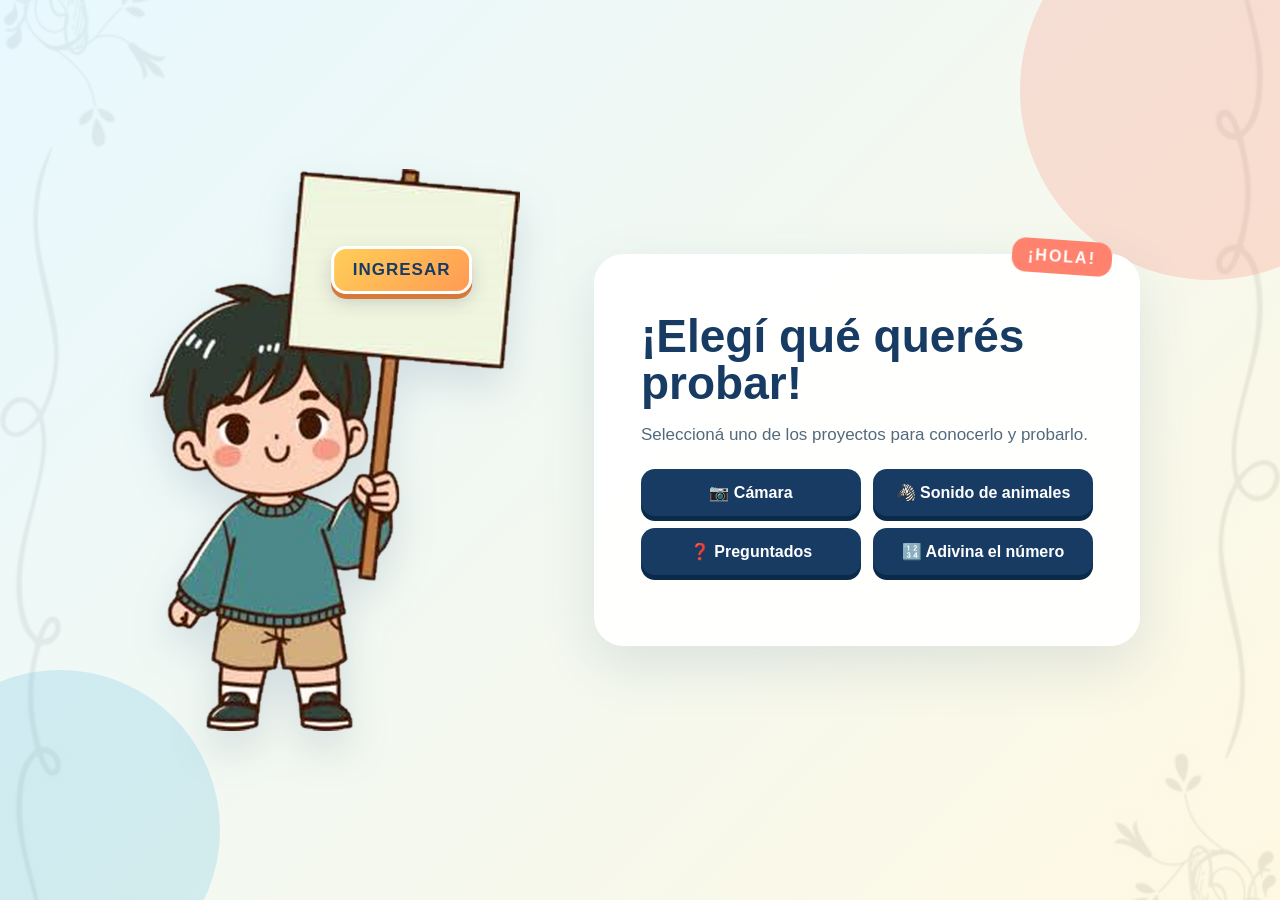
<file: index.html>
<!doctype html><html lang="es"><head><meta charset="utf-8"><meta name="viewport" content="width=device-width, initial-scale=1"><title>Portfolio de Iván Mazza</title><link rel="stylesheet" href="estilos.css"></head><body class="portada"><main class="portada-contenido"><div class="personaje-wrap"><img src="imagenes/nene.png" class="nene" alt="Chico sosteniendo un cartel"><a class="boton-ingresar" href="seleccion.html">INGRESAR</a></div><section class="presentacion" aria-label="Elegí qué querés probar">
<h1 style="font-size:clamp(30px,4.5vw,46px)">¡Elegí qué querés probar!</h1>
<p>Seleccioná uno de los proyectos para conocerlo y probarlo.</p>
<div class="datos" style="display:grid;grid-template-columns:repeat(2,minmax(0,1fr));gap:12px">
<a class="cta" href="camara.html" style="justify-content:center">📷 Cámara</a>
<a class="cta" href="animales.html" style="justify-content:center">🦓 Sonido de animales</a>
<a class="cta" href="preguntados.html" style="justify-content:center">❓ Preguntados</a>
<a class="cta" href="adivina.html" style="justify-content:center">🔢 Adivina el número</a>
</div>
</section></main></body></html>
</file>
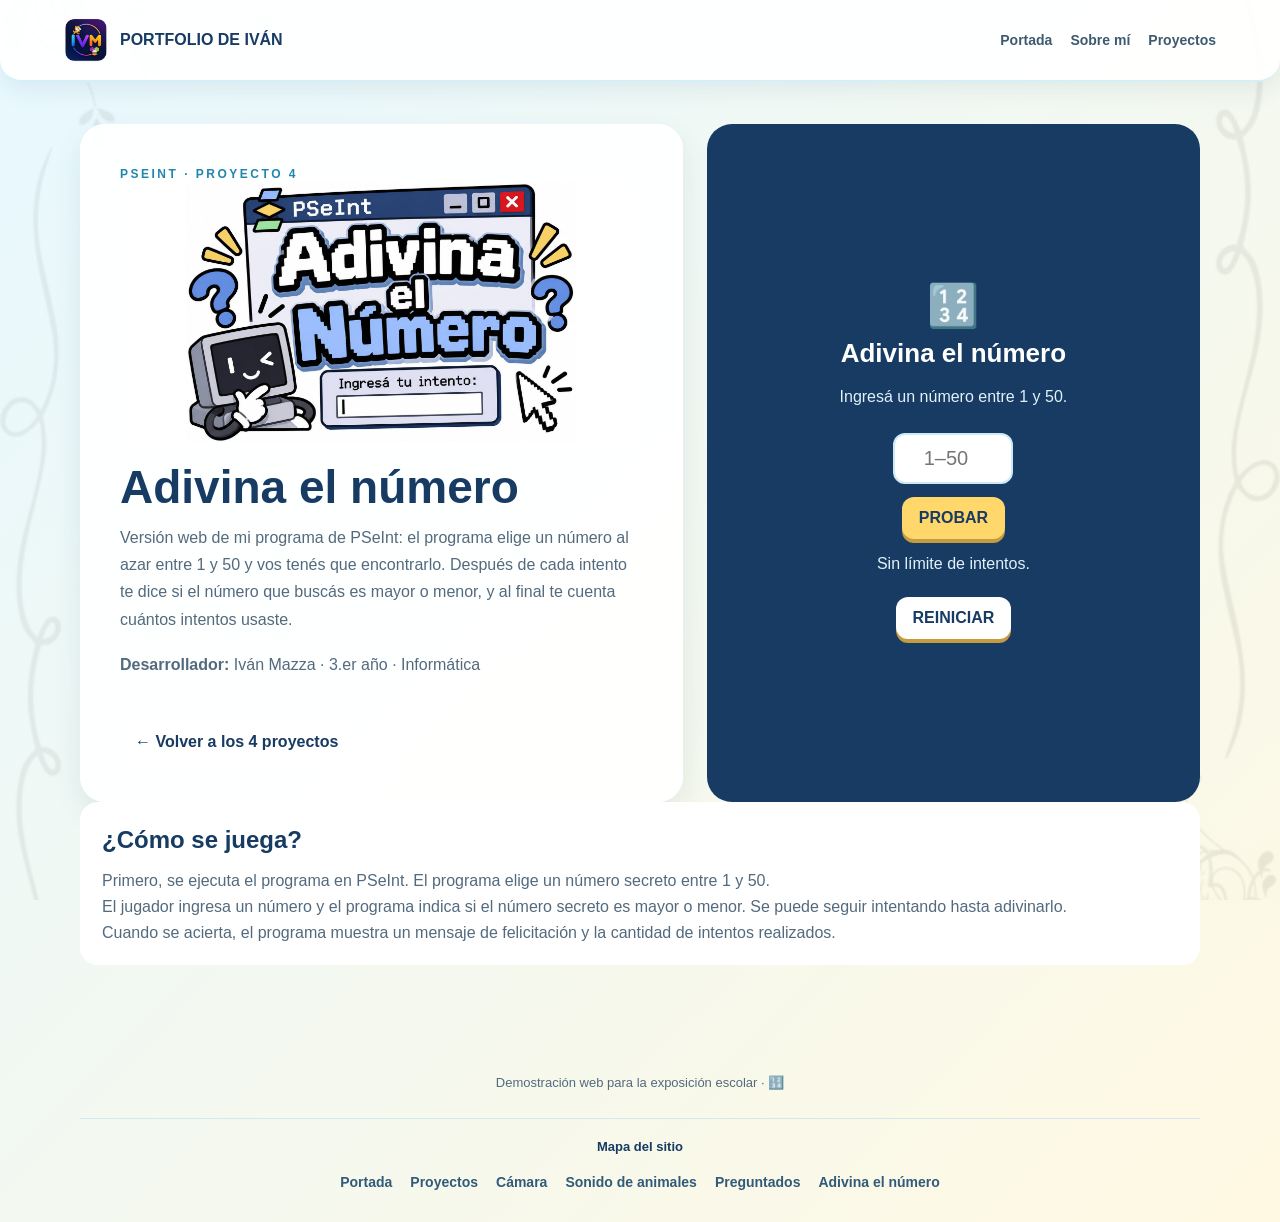
<file: adivina.html>
<!doctype html><html lang="es"><head><meta charset="utf-8"><meta name="viewport" content="width=device-width,initial-scale=1"><title>Adivina el número | Portfolio de Iván</title><link rel="stylesheet" href="estilos.css"></head><body><header class="topbar"><a class="brand" href="index.html"><img src="imagenes/logo.png" alt=""><span>PORTFOLIO DE IVÁN</span></a><nav class="navlinks"><a href="index.html">Portada</a><a href="seleccion.html#sobre-mi">Sobre mí</a><a href="seleccion.html#proyectos">Proyectos</a></nav></header><main class="wrap"><section class="detail-hero"><div class="panel"><span class="kicker">PSEINT · PROYECTO 4</span><img class="game-cover" src="imagenes/portada-adivina.jpg" alt="Portada del juego Adivina el Número"><h1>Adivina el número</h1><p>Versión web de mi programa de PSeInt: el programa elige un número al azar entre 1 y 50 y vos tenés que encontrarlo. Después de cada intento te dice si el número que buscás es mayor o menor, y al final te cuenta cuántos intentos usaste.</p><p><strong>Desarrollador:</strong> Iván Mazza · 3.er año · Informática</p><a class="back" href="seleccion.html">← Volver a los 4 proyectos</a></div><div class="demo"><div style="font-size:42px">🔢</div><h2>Adivina el número</h2><p>Ingresá un número entre 1 y 50.</p><input class="number-input" id="guess" type="number" min="1" max="50" placeholder="1–50"><button class="action" id="guessBtn">PROBAR</button><p id="numMsg">Sin límite de intentos.</p><button class="action alt" id="resetNum">REINICIAR</button></div></section><section class="game-instructions"><h2>¿Cómo se juega?</h2><p>Primero, se ejecuta el programa en PSeInt. El programa elige un número secreto entre 1 y 50.</p><p>El jugador ingresa un número y el programa indica si el número secreto es mayor o menor. Se puede seguir intentando hasta adivinarlo.</p><p>Cuando se acierta, el programa muestra un mensaje de felicitación y la cantidad de intentos realizados.</p></section></main><footer>Demostración web para la exposición escolar · 🔢</footer><script>let secret=Math.floor(Math.random()*50)+1,tries=0;const g=document.getElementById('guess'),m=document.getElementById('numMsg'),b=document.getElementById('guessBtn');
function probar(){const n=Number(g.value);if(!Number.isInteger(n)||n<1||n>50){m.textContent='Ingresá un número entre 1 y 50.';return}tries++;
if(n===secret){m.textContent='¡Felicitaciones, adivinaste el número! 🎉 Era '+secret+' y lo lograste en '+tries+' intento'+(tries>1?'s':'')+'.';b.disabled=true}
else if(secret>n){m.textContent='El número que buscás es mayor ⬆️ (intentos: '+tries+')'}else{m.textContent='El número que buscás es menor ⬇️ (intentos: '+tries+')'}g.value='';g.focus()}
b.onclick=probar;g.addEventListener('keydown',e=>{if(e.key==='Enter')probar()});
document.getElementById('resetNum').onclick=()=>{secret=Math.floor(Math.random()*50)+1;tries=0;b.disabled=false;m.textContent='Sin límite de intentos.'};</script><footer class="site-map"><strong>Mapa del sitio</strong><a href="index.html">Portada</a><a href="seleccion.html">Proyectos</a><a href="camara.html">Cámara</a><a href="animales.html">Sonido de animales</a><a href="preguntados.html">Preguntados</a><a href="adivina.html">Adivina el número</a></footer></body></html>
</file>
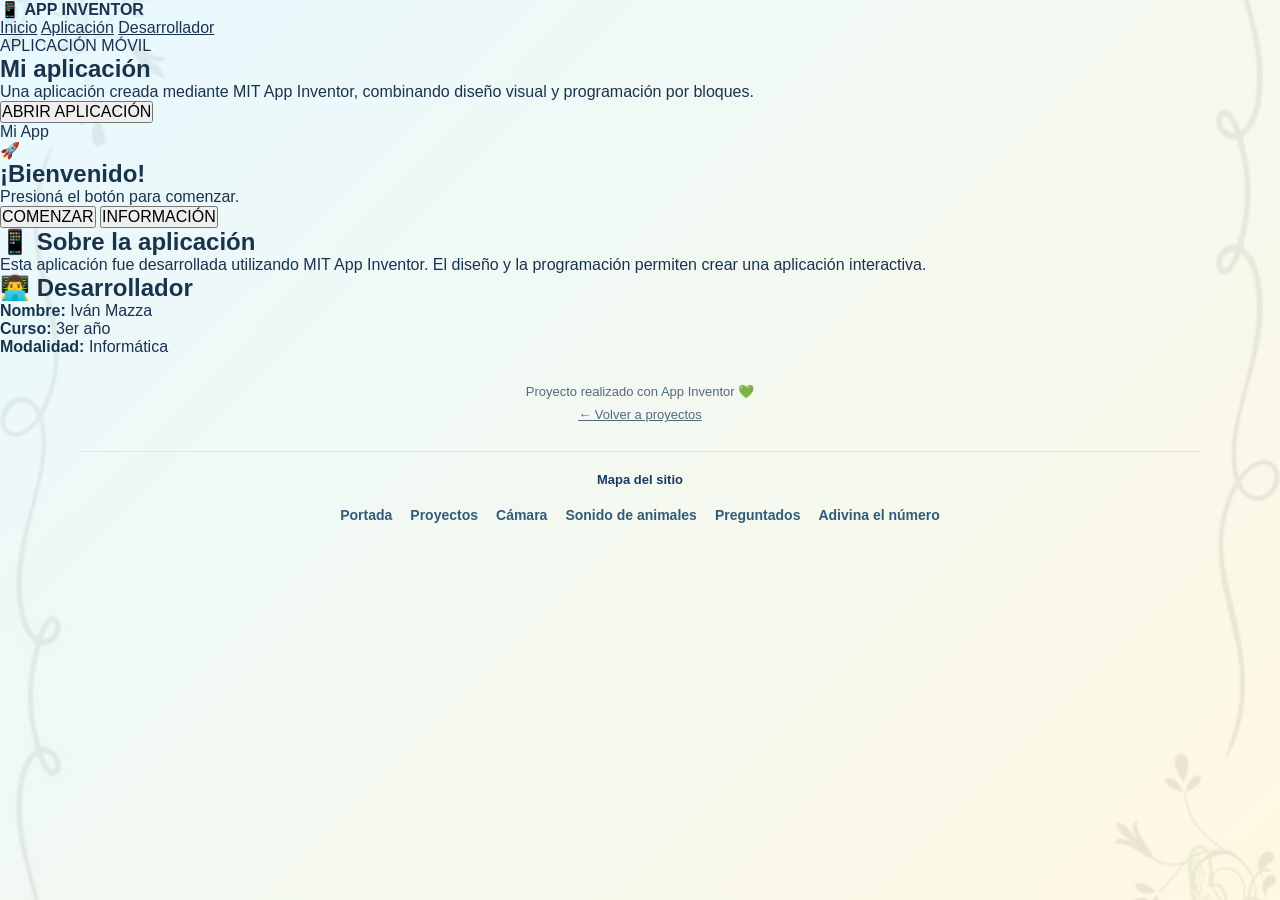
<file: appinventor.html>
<!DOCTYPE html>
<html lang="es">
<head>
    <meta charset="UTF-8">
    <meta name="viewport" content="width=device-width, initial-scale=1.0">
    <title>Proyecto App Inventor</title>
    <link rel="stylesheet" href="estilos.css">
</head>

<body>

    <header class="barra">
        <div class="marca">
            <span>📱</span>
            <strong>APP INVENTOR</strong>
        </div>
        <nav>
            <a href="seleccion.html">Inicio</a>
            <a href="#app">Aplicación</a>
            <a href="#desarrollador">Desarrollador</a>
        </nav>
    </header>

    <main class="pagina-proyecto">

        <section class="hero">

            <div class="texto-hero">
                <span class="etiqueta verde">APLICACIÓN MÓVIL</span>
                <h1>Mi aplicación</h1>
                <p>Una aplicación creada mediante MIT App Inventor, combinando diseño visual y programación por bloques.</p>
                <button class="boton-principal verde-boton" onclick="mostrarMensaje()">ABRIR APLICACIÓN</button>
            </div>

            <!-- CELULAR -->
            <div class="celular" id="app">
                <div class="parlante"></div>
                <div class="pantalla">
                    <div class="app-header">Mi App</div>
                    <div class="app-contenido">
                        <div class="app-icono">🚀</div>
                        <h2>¡Bienvenido!</h2>
                        <p id="mensajeApp">Presioná el botón para comenzar.</p>
                        <button onclick="mostrarMensaje()">COMENZAR</button>
                        <button class="boton-secundario" onclick="mostrarInfo()">INFORMACIÓN</button>
                    </div>
                </div>
            </div>

        </section>

        <section class="informacion">

            <div class="info-card">
                <h2>📱 Sobre la aplicación</h2>
                <p>Esta aplicación fue desarrollada utilizando MIT App Inventor. El diseño y la programación permiten crear una aplicación interactiva.</p>
            </div>

            <div class="info-card" id="desarrollador">
                <h2>👨‍💻 Desarrollador</h2>
                <p><strong>Nombre:</strong> Iván Mazza</p>
                <p><strong>Curso:</strong> 3er año</p>
                <p><strong>Modalidad:</strong> Informática</p>
            </div>

        </section>

    </main>

    <footer>
        <p>Proyecto realizado con App Inventor 💚</p>
        <a href="seleccion.html">← Volver a proyectos</a>
    </footer>

    <script>
        function mostrarMensaje() {
            document.getElementById("mensajeApp").innerHTML = "🎉 ¡Aplicación iniciada!";
        }
        function mostrarInfo() {
            document.getElementById("mensajeApp").innerHTML = "Aplicación desarrollada con MIT App Inventor.";
        }
    </script>

<footer class="site-map"><strong>Mapa del sitio</strong><a href="index.html">Portada</a><a href="seleccion.html">Proyectos</a><a href="camara.html">Cámara</a><a href="animales.html">Sonido de animales</a><a href="preguntados.html">Preguntados</a><a href="adivina.html">Adivina el número</a></footer></body>
</html>
</file>
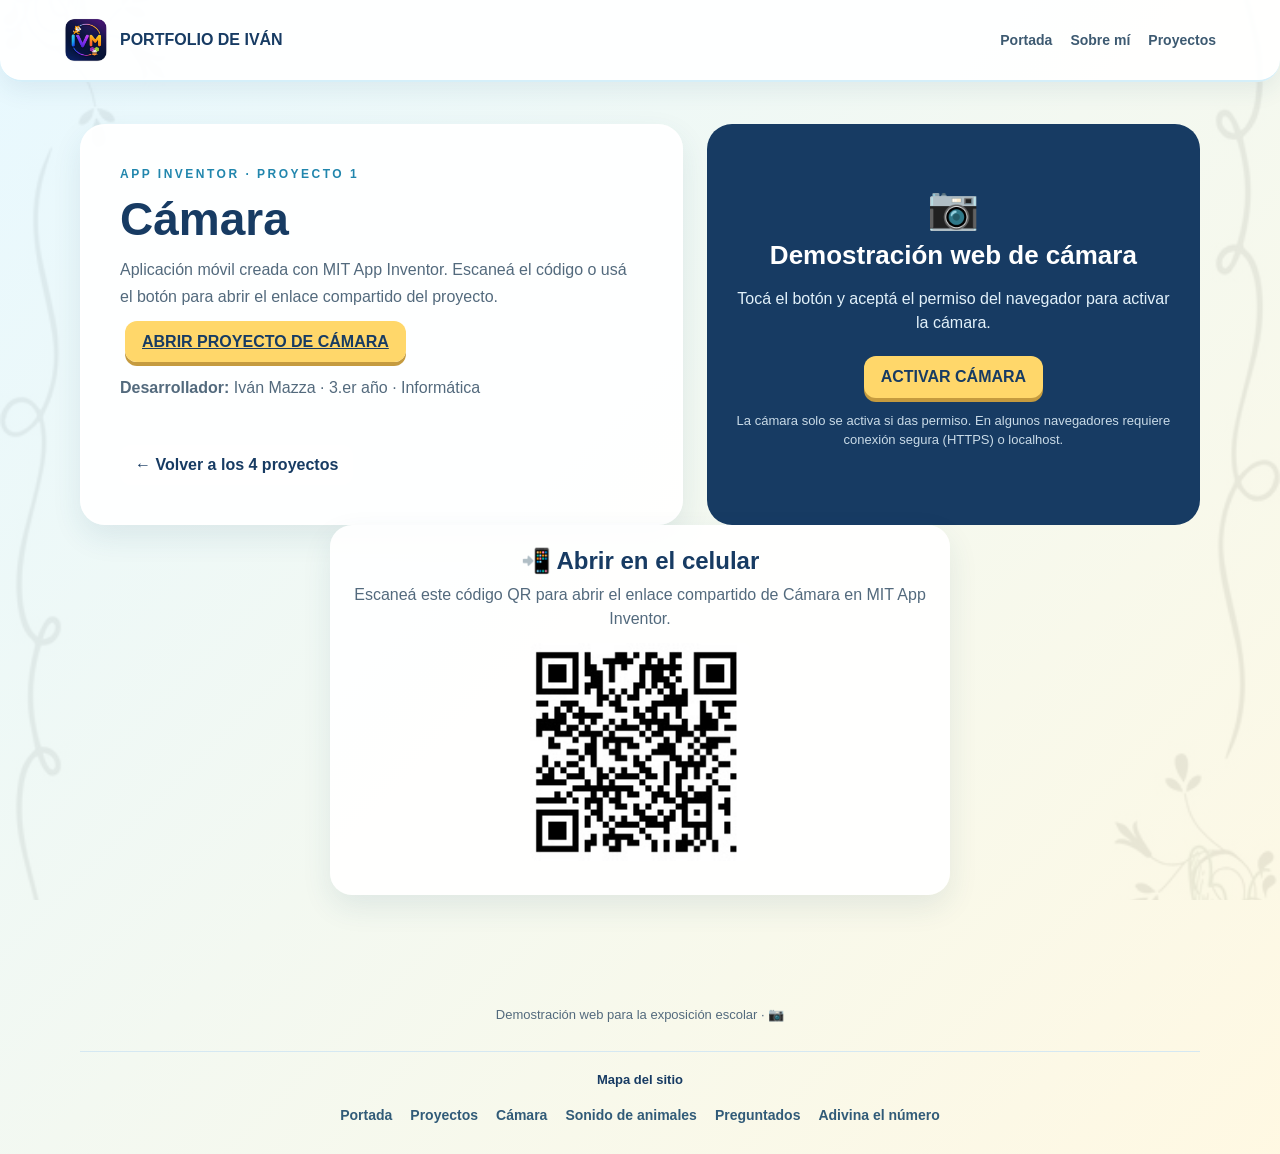
<file: camara.html>
<!doctype html><html lang="es"><head><meta charset="utf-8"><meta name="viewport" content="width=device-width,initial-scale=1"><title>Cámara | Portfolio de Iván</title><link rel="stylesheet" href="estilos.css"></head><body><header class="topbar"><a class="brand" href="index.html"><img src="imagenes/logo.png" alt=""><span>PORTFOLIO DE IVÁN</span></a><nav class="navlinks"><a href="index.html">Portada</a><a href="seleccion.html#sobre-mi">Sobre mí</a><a href="seleccion.html#proyectos">Proyectos</a></nav></header><main class="wrap"><section class="detail-hero"><div class="panel"><span class="kicker">APP INVENTOR · PROYECTO 1</span><h1>Cámara</h1><p>Aplicación móvil creada con MIT App Inventor. Escaneá el código o usá el botón para abrir el enlace compartido del proyecto.</p>
<p><a class="action" href="https://ai2a.appinventor.mit.edu/b/2cwpd" target="_blank" rel="noopener">ABRIR PROYECTO DE CÁMARA</a></p><p><strong>Desarrollador:</strong> Iván Mazza · 3.er año · Informática</p><a class="back" href="seleccion.html">← Volver a los 4 proyectos</a></div><div class="demo"><div style="font-size:42px">📷</div><h2>Demostración web de cámara</h2><p id="camMsg">Tocá el botón y aceptá el permiso del navegador para activar la cámara.</p><button class="action" id="startCam">ACTIVAR CÁMARA</button><video id="cameraPreview" autoplay playsinline></video><button class="action alt" id="stopCam" style="display:none">APAGAR CÁMARA</button><p class="note">La cámara solo se activa si das permiso. En algunos navegadores requiere conexión segura (HTTPS) o localhost.</p></div></section><section class="qr-panel"><h2>📲 Abrir en el celular</h2><p>Escaneá este código QR para abrir el enlace compartido de Cámara en MIT App Inventor.</p><img src="imagenes/qr-camara.jpg" alt="Código QR de Cámara" class="qr-img"></section></main><footer>Demostración web para la exposición escolar · 📷</footer><script>let stream;const msg=document.getElementById('camMsg'),video=document.getElementById('cameraPreview'),stop=document.getElementById('stopCam');document.getElementById('startCam').onclick=async()=>{try{if(!navigator.mediaDevices?.getUserMedia)throw new Error('Este navegador no permite activar la cámara desde este archivo. Probá con la página publicada en HTTPS.');stream=await navigator.mediaDevices.getUserMedia({video:true,audio:false});video.srcObject=stream;video.style.display='block';stop.style.display='inline-block';msg.textContent='¡Cámara activada!';}catch(e){msg.textContent=e.message||'No se pudo acceder a la cámara. Revisá los permisos del navegador.'}};stop.onclick=()=>{stream?.getTracks().forEach(t=>t.stop());video.style.display='none';stop.style.display='none';msg.textContent='Cámara apagada.'};</script><footer class="site-map"><strong>Mapa del sitio</strong><a href="index.html">Portada</a><a href="seleccion.html">Proyectos</a><a href="camara.html">Cámara</a><a href="animales.html">Sonido de animales</a><a href="preguntados.html">Preguntados</a><a href="adivina.html">Adivina el número</a></footer></body></html>
</file>
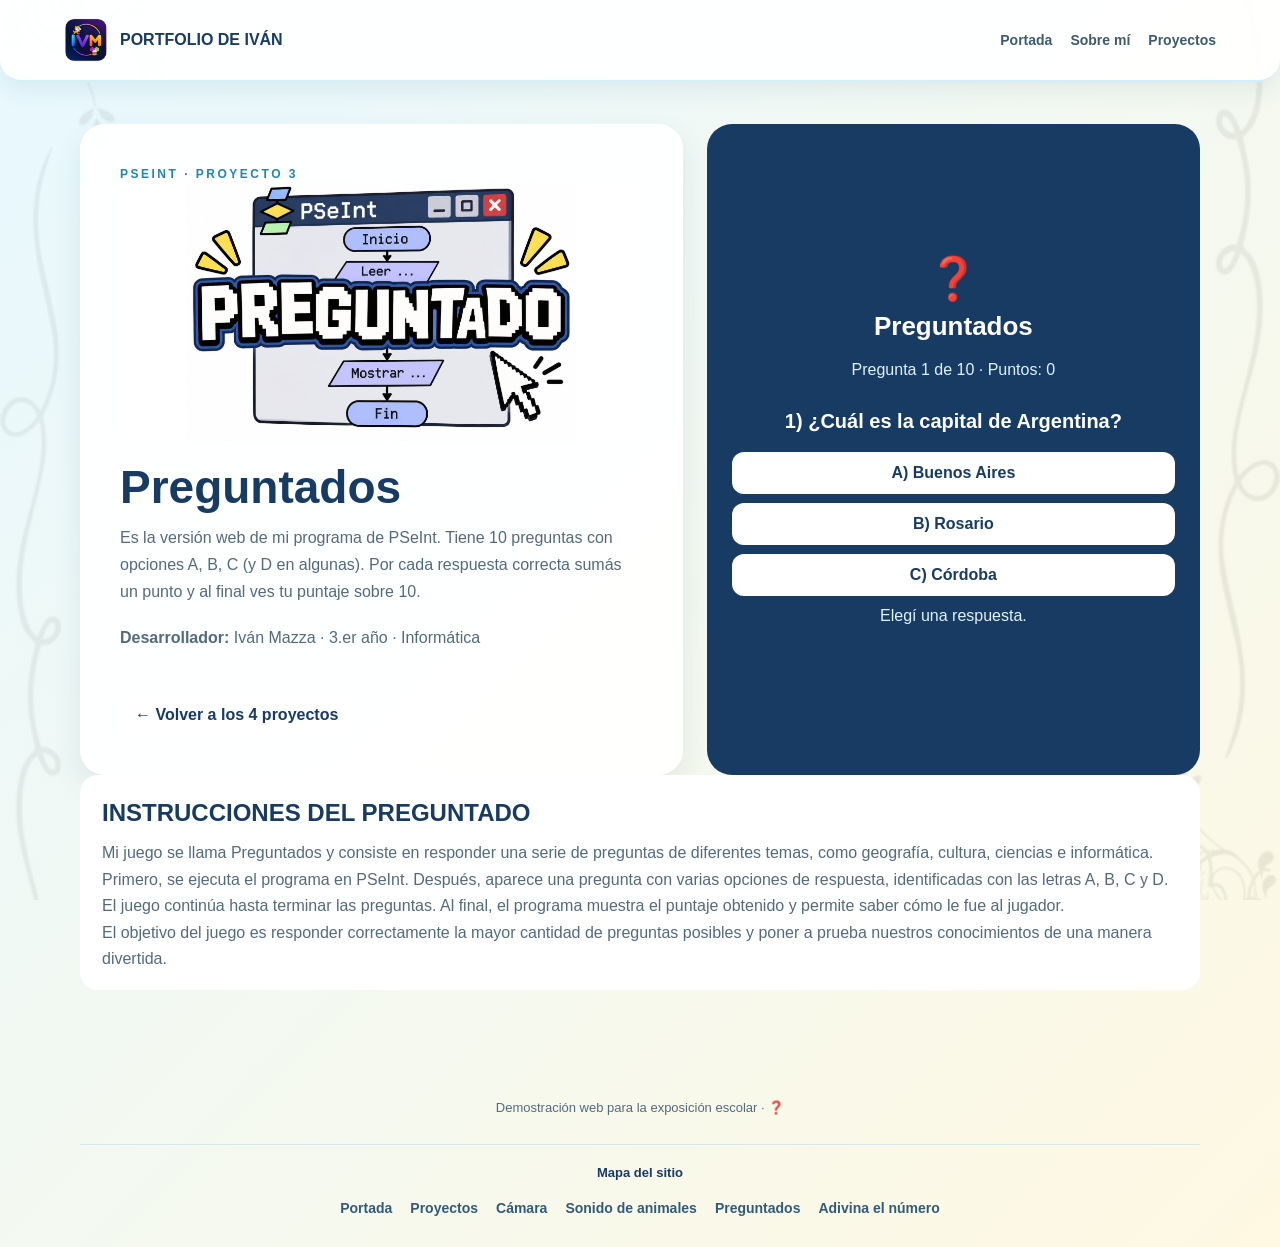
<file: preguntados.html>
<!doctype html><html lang="es"><head><meta charset="utf-8"><meta name="viewport" content="width=device-width,initial-scale=1"><title>Preguntados | Portfolio de Iván</title><link rel="stylesheet" href="estilos.css"></head><body><header class="topbar"><a class="brand" href="index.html"><img src="imagenes/logo.png" alt=""><span>PORTFOLIO DE IVÁN</span></a><nav class="navlinks"><a href="index.html">Portada</a><a href="seleccion.html#sobre-mi">Sobre mí</a><a href="seleccion.html#proyectos">Proyectos</a></nav></header><main class="wrap"><section class="detail-hero"><div class="panel"><span class="kicker">PSEINT · PROYECTO 3</span><img class="game-cover" src="imagenes/portada-preguntados.jpg" alt="Portada del juego Preguntados"><h1>Preguntados</h1><p>Es la versión web de mi programa de PSeInt. Tiene 10 preguntas con opciones A, B, C (y D en algunas). Por cada respuesta correcta sumás un punto y al final ves tu puntaje sobre 10.</p><p><strong>Desarrollador:</strong> Iván Mazza · 3.er año · Informática</p><a class="back" href="seleccion.html#proyectos">← Volver a los 4 proyectos</a></div><div class="demo" id="demo"><div style="font-size:42px">❓</div><h2>Preguntados</h2><p id="qCount"></p><p class="quiz-question" id="question"></p><div class="answers" id="answers"></div><p id="quizMsg"></p><button class="action" id="nextQ" style="display:none">SIGUIENTE →</button></div></section><section class="game-instructions"><h2>INSTRUCCIONES DEL PREGUNTADO</h2><p>Mi juego se llama Preguntados y consiste en responder una serie de preguntas de diferentes temas, como geografía, cultura, ciencias e informática.</p><p>Primero, se ejecuta el programa en PSeInt. Después, aparece una pregunta con varias opciones de respuesta, identificadas con las letras A, B, C y D.</p><p>El juego continúa hasta terminar las preguntas. Al final, el programa muestra el puntaje obtenido y permite saber cómo le fue al jugador.</p><p>El objetivo del juego es responder correctamente la mayor cantidad de preguntas posibles y poner a prueba nuestros conocimientos de una manera divertida.</p></section></main><footer>Demostración web para la exposición escolar · ❓</footer>
<script>
const qs=[
{q:'¿Cuál es la capital de Argentina?',a:['Buenos Aires','Rosario','Córdoba'],c:0},
{q:'¿Cuál es el baile típico de Argentina?',a:['Urbano','Salsa','Tango'],c:2},
{q:'¿Cuál es la fórmula química del agua?',a:['CO2','H2O','NaCl'],c:1},
{q:'¿Cuál es el océano más grande de la Tierra?',a:['Océano Atlántico','Océano Pacífico','Océano Índico','Océano Ártico'],c:1},
{q:'¿En qué año ganó Argentina su primer mundial?',a:['1978','1986','2022'],c:0},
{q:'¿Cuál es el club más ganador de la Copa Libertadores?',a:['Boca Juniors','River Plate','Independiente'],c:2},
{q:'¿Para qué sirve el navegador web (como Chrome, Edge o Firefox)?',a:['Para escribir documentos de texto','Para editar fotografías profesionales','Para acceder y visualizar páginas en internet','Para proteger la computadora de virus'],c:2},
{q:'¿Qué es el hardware?',a:['Los programas y datos','El Windows','Las partes físicas de la computadora'],c:2},
{q:'¿Qué es un archivo?',a:['El teclado','Datos guardados con un nombre','El monitor'],c:1},
{q:'¿Te gustó este quiz?',a:['NOOOO','SEEEE'],c:1}
];
const L='ABCD';let qi=0,score=0;
const $=id=>document.getElementById(id),box=$('answers'),next=$('nextQ');
function render(){const x=qs[qi];$('qCount').textContent='Pregunta '+(qi+1)+' de '+qs.length+' · Puntos: '+score;$('question').textContent=(qi+1)+') '+x.q;$('quizMsg').textContent='Elegí una respuesta.';next.style.display='none';box.innerHTML='';
x.a.forEach((t,i)=>{const b=document.createElement('button');b.textContent=L[i]+') '+t;b.onclick=()=>{[...box.children].forEach(y=>y.disabled=true);
if(i===x.c){score++;$('quizMsg').textContent=qi===9?'¡Correctooo, SOS UN/A CRACK! 🎉':'¡Correctooo! 🎉'}else{$('quizMsg').textContent='Incorrecto. La respuesta era '+L[x.c]+') '+x.a[x.c]}
$('qCount').textContent='Pregunta '+(qi+1)+' de '+qs.length+' · Puntos: '+score;next.style.display='inline-block';next.textContent=qi===qs.length-1?'VER RESULTADO':'SIGUIENTE →'};box.appendChild(b)})}
next.onclick=()=>{if(qi<qs.length-1){qi++;render()}else{const m=score===10?'¡Excelente! ¡Sos un crack!':score>=6?'¡Muy bien!':'¡Seguir practicando!';$('demo').innerHTML='<div style="font-size:42px">🏆</div><h2>Tu puntaje es: '+score+' de 10</h2><p>'+m+'</p><button class="action" onclick="location.reload()">VOLVER A JUGAR</button>'}};
render();
</script><footer class="site-map"><strong>Mapa del sitio</strong><a href="index.html">Portada</a><a href="seleccion.html">Proyectos</a><a href="camara.html">Cámara</a><a href="animales.html">Sonido de animales</a><a href="preguntados.html">Preguntados</a><a href="adivina.html">Adivina el número</a></footer></body></html>
</file>
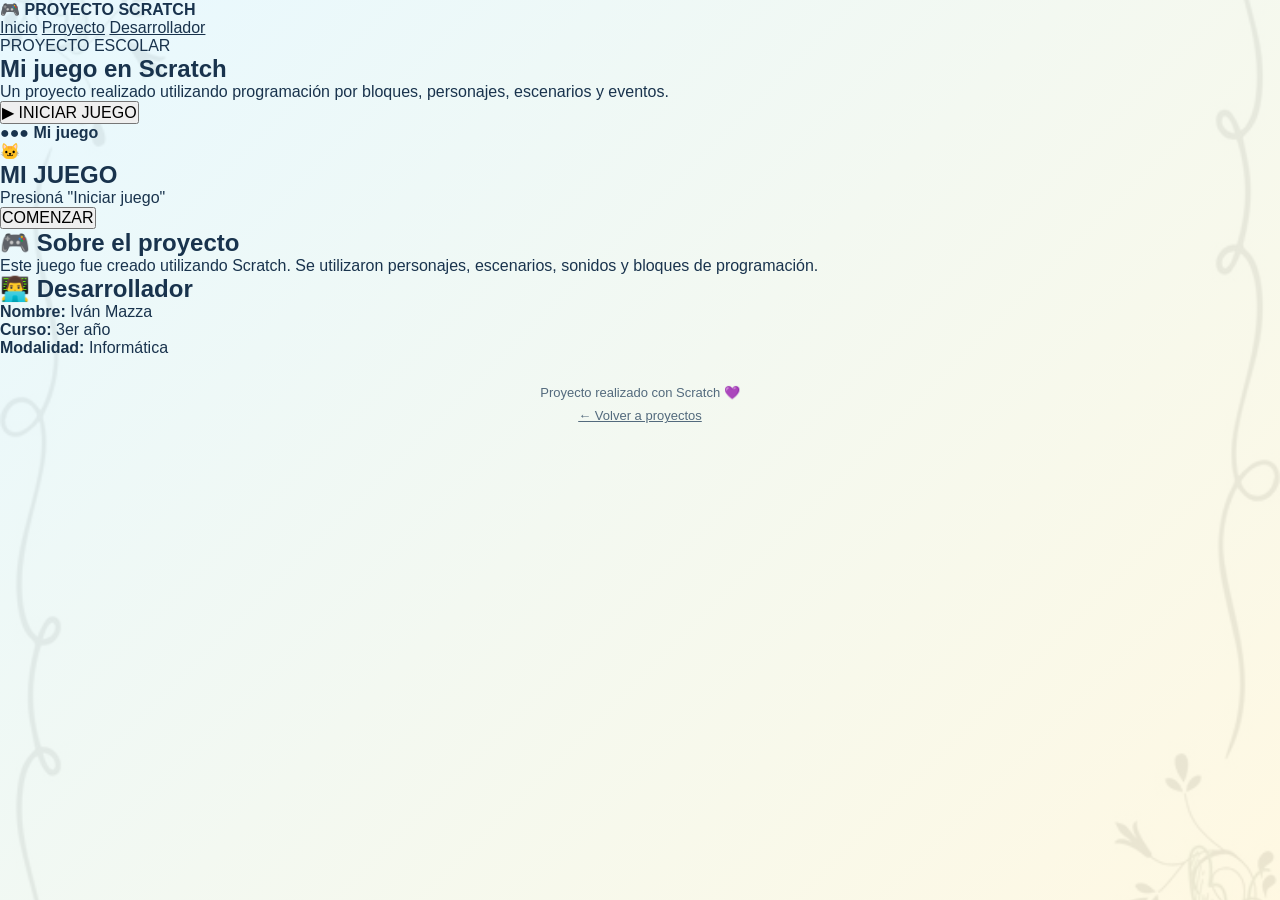
<file: scratch.html>
<!DOCTYPE html>
<html lang="es">
<head>
    <meta charset="UTF-8">
    <meta name="viewport" content="width=device-width, initial-scale=1.0">
    <title>Proyecto Scratch</title>
    <link rel="stylesheet" href="estilos.css">
</head>

<body>

    <header class="barra">
        <div class="marca">
            <span>🎮</span>
            <strong>PROYECTO SCRATCH</strong>
        </div>
        <nav>
            <a href="seleccion.html">Inicio</a>
            <a href="#proyecto">Proyecto</a>
            <a href="#desarrollador">Desarrollador</a>
        </nav>
    </header>

    <main class="pagina-proyecto">

        <section class="hero">

            <div class="texto-hero">
                <span class="etiqueta">PROYECTO ESCOLAR</span>
                <h1>Mi juego en Scratch</h1>
                <p>Un proyecto realizado utilizando programación por bloques, personajes, escenarios y eventos.</p>
                <button class="boton-principal" onclick="iniciarJuego()">▶ INICIAR JUEGO</button>
            </div>

            <div class="ventana-juego" id="proyecto">
                <div class="barra-ventana">
                    <span>●</span><span>●</span><span>●</span>
                    <b>Mi juego</b>
                </div>
                <div class="juego">
                    <div class="personaje">🐱</div>
                    <h2>MI JUEGO</h2>
                    <p id="mensaje">Presioná "Iniciar juego"</p>
                    <button onclick="iniciarJuego()">COMENZAR</button>
                </div>
            </div>

        </section>

        <section class="informacion">

            <div class="info-card">
                <h2>🎮 Sobre el proyecto</h2>
                <p>Este juego fue creado utilizando Scratch. Se utilizaron personajes, escenarios, sonidos y bloques de programación.</p>
            </div>

            <div class="info-card" id="desarrollador">
                <h2>👨‍💻 Desarrollador</h2>
                <p><strong>Nombre:</strong> Iván Mazza</p>
                <p><strong>Curso:</strong> 3er año</p>
                <p><strong>Modalidad:</strong> Informática</p>
            </div>

        </section>

    </main>

    <footer>
        <p>Proyecto realizado con Scratch 💜</p>
        <a href="seleccion.html">← Volver a proyectos</a>
    </footer>

    <script>
        function iniciarJuego() {
            document.getElementById("mensaje").innerHTML = "🎉 ¡El juego comenzó!";
        }
    </script>

</body>
</html>
</file>
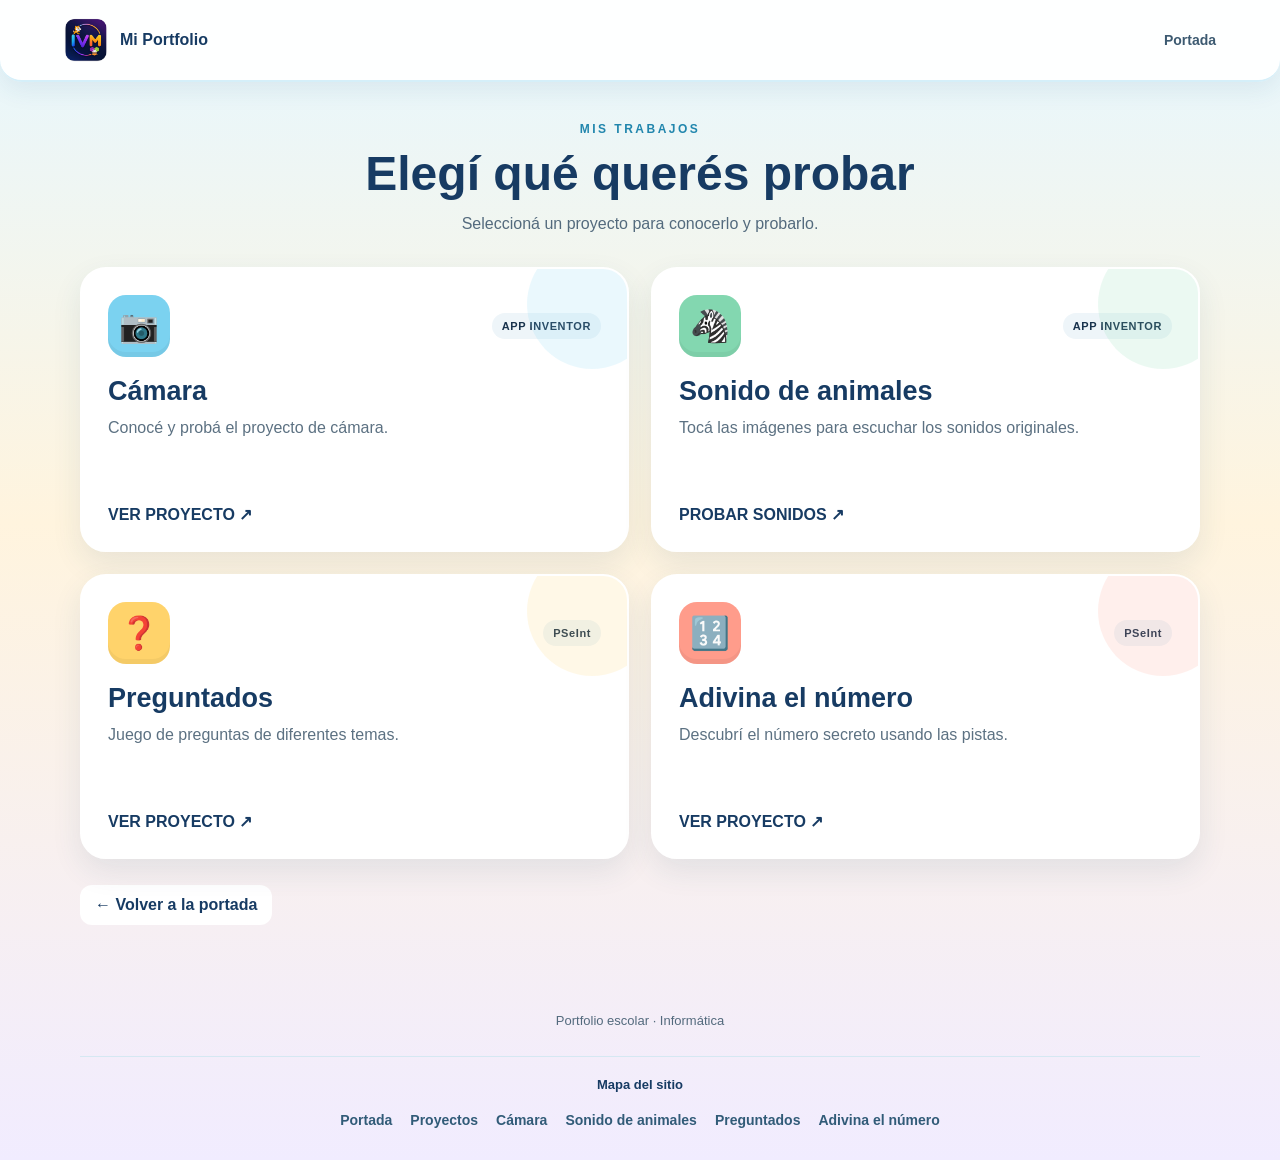
<file: seleccion.html>
<!doctype html><html lang="es"><head><meta charset="utf-8"><meta name="viewport" content="width=device-width,initial-scale=1"><title>Elegí qué querés probar</title><link rel="stylesheet" href="estilos.css"></head><body class="home">
<header class="topbar"><a class="brand" href="index.html"><img src="imagenes/logo.png" alt=""><span>Mi Portfolio</span></a><nav class="navlinks"><a href="index.html">Portada</a></nav></header>
<main class="wrap" id="proyectos"><div class="section-head"><span class="kicker">Mis trabajos</span><h1>Elegí qué querés probar</h1><p>Seleccioná un proyecto para conocerlo y probarlo.</p></div>
<section class="project-grid">
<a class="project-card camera" href="camara.html"><div class="card-top"><div class="project-icon">📷</div><span class="tag">APP INVENTOR</span></div><h2>Cámara</h2><p>Conocé y probá el proyecto de cámara.</p><span class="card-link">VER PROYECTO ↗</span></a>
<a class="project-card animals" href="animales.html"><div class="card-top"><div class="project-icon">🦓</div><span class="tag">APP INVENTOR</span></div><h2>Sonido de animales</h2><p>Tocá las imágenes para escuchar los sonidos originales.</p><span class="card-link">PROBAR SONIDOS ↗</span></a>
<a class="project-card quiz" href="preguntados.html"><div class="card-top"><div class="project-icon">❓</div><span class="tag">PSeInt</span></div><h2>Preguntados</h2><p>Juego de preguntas de diferentes temas.</p><span class="card-link">VER PROYECTO ↗</span></a>
<a class="project-card number" href="adivina.html"><div class="card-top"><div class="project-icon">🔢</div><span class="tag">PSeInt</span></div><h2>Adivina el número</h2><p>Descubrí el número secreto usando las pistas.</p><span class="card-link">VER PROYECTO ↗</span></a>
</section><a class="back" href="index.html">← Volver a la portada</a></main><footer>Portfolio escolar · Informática</footer><footer class="site-map"><strong>Mapa del sitio</strong><a href="index.html">Portada</a><a href="seleccion.html">Proyectos</a><a href="camara.html">Cámara</a><a href="animales.html">Sonido de animales</a><a href="preguntados.html">Preguntados</a><a href="adivina.html">Adivina el número</a></footer></body></html>
</file>
<file: estilos.css>
:root{--navy:#173b63;--blue:#53b8df;--sky:#eaf8ff;--yellow:#ffd76a;--coral:#ff826e;--purple:#8066d9;--green:#4bbf9b;--ink:#19334d;--paper:#fffdf8}
*{box-sizing:border-box;margin:0;padding:0}
html{scroll-behavior:smooth}
body{font-family:'Trebuchet MS',Arial,sans-serif;color:var(--ink);min-height:100vh;background:linear-gradient(135deg,rgba(230,248,255,.94),rgba(255,248,224,.92)),url('imagenes/fondo.png') center/cover fixed}
a{color:inherit}
button{font:inherit;cursor:pointer}
.portada{min-height:100vh;display:flex;align-items:center;justify-content:center;padding:28px;overflow-x:hidden}
.portada-contenido{width:min(100%,1000px);display:grid;grid-template-columns:minmax(280px,390px) 1fr;align-items:center;gap:clamp(24px,5vw,68px)}
.personaje-wrap{position:relative;width:min(100%,370px);margin:auto;filter:drop-shadow(0 18px 20px #23476b25)}
.nene{display:block;width:100%;height:auto}
.boton-ingresar{position:absolute;top:18%;left:68%;transform:translate(-50%,-50%);white-space:nowrap;background:linear-gradient(135deg,#ffce58,#ff9b53);color:#173b63;text-decoration:none;padding:11px 19px;border:3px solid white;border-radius:15px;font-size:clamp(13px,1.8vw,17px);font-weight:900;letter-spacing:1px;box-shadow:0 5px 0 #d8793c,0 8px 18px #19334d30;transition:.2s}
.boton-ingresar:hover{transform:translate(-50%,-54%) scale(1.05)}
.presentacion{background:#ffffffeb;border:3px solid white;border-radius:30px;padding:clamp(25px,4vw,44px);box-shadow:0 20px 55px #214d7120;position:relative}
.presentacion:before{content:'¡HOLA!';position:absolute;right:25px;top:-17px;background:var(--coral);color:white;font-weight:900;letter-spacing:2px;padding:8px 16px;border-radius:14px;transform:rotate(4deg)}
.kicker{color:#2186ad;text-transform:uppercase;letter-spacing:2.5px;font-size:12px;font-weight:900}
.presentacion h1{font-size:clamp(32px,5vw,52px);line-height:1.02;margin:12px 0;color:var(--navy)}
.presentacion h1 span{color:#ef765f}
.presentacion p{font-size:17px;line-height:1.65;color:#536a7d;margin:14px 0 20px}
.datos{display:flex;flex-wrap:wrap;gap:9px;margin:18px 0 24px}
.chip{padding:8px 12px;background:#e8f7ff;border-radius:99px;font-size:13px;font-weight:800;color:#225577}
.cta{display:inline-flex;align-items:center;gap:10px;background:var(--navy);color:white;text-decoration:none;padding:14px 21px;border-radius:14px;font-weight:900;box-shadow:0 5px 0 #0b2948;transition:.2s}
.cta:hover{transform:translateY(-2px)}
.topbar{display:flex;justify-content:space-between;align-items:center;gap:15px;padding:18px clamp(18px,5vw,65px);background:#ffffffed;border-bottom:2px solid #d5eff9;position:sticky;top:0;z-index:10}
.brand{display:flex;align-items:center;gap:12px;font-weight:900;color:var(--navy);text-decoration:none}
.brand img{width:44px;height:44px;object-fit:cover;border-radius:12px}
.navlinks{display:flex;gap:18px;flex-wrap:wrap}.navlinks a{text-decoration:none;font-weight:800;font-size:14px;color:#3d5a71}.navlinks a:hover{color:#ec765e}
.wrap{width:min(1120px,92%);margin:0 auto;padding:42px 0 60px}
.section-head{text-align:center;margin:10px auto 30px;max-width:700px}
.section-head .kicker{display:block;margin-bottom:10px}
.section-head h1{font-size:clamp(32px,5vw,48px);color:var(--navy);margin-bottom:10px}
.section-head p{line-height:1.6;color:#536a7d}
.project-grid{display:grid;grid-template-columns:repeat(2,minmax(0,1fr));gap:22px}
.project-card{position:relative;display:flex;flex-direction:column;min-height:285px;padding:26px;border-radius:26px;text-decoration:none;background:white;border:2px solid #fff;box-shadow:0 12px 30px #214d7119;transition:transform .22s,box-shadow .22s;overflow:hidden}
.project-card:hover{transform:translateY(-6px);box-shadow:0 18px 36px #214d7128}
.project-card:after{content:'';position:absolute;width:130px;height:130px;border-radius:50%;right:-30px;top:-30px;background:var(--accent);opacity:.16}
.card-top{display:flex;align-items:center;justify-content:space-between;gap:10px}
.project-icon{width:62px;height:62px;border-radius:18px;background:var(--accent);display:grid;place-items:center;font-size:32px;box-shadow:inset 0 -5px #0000000b}
.tag{background:#eef5f9;border-radius:99px;padding:7px 10px;font-size:11px;font-weight:900;letter-spacing:.6px}
.project-card h2{font-size:27px;color:var(--navy);margin:19px 0 9px}
.project-card p{color:#5c7182;line-height:1.55;max-width:480px}
.card-link{margin-top:auto;padding-top:20px;font-weight:900;color:var(--navy)}
.project-card.camera{--accent:#7bd2f0}.project-card.animals{--accent:#83d7b0}.project-card.quiz{--accent:#ffd36b}.project-card.number{--accent:#ff9c8b}
.dev-strip{margin-top:28px;padding:22px 25px;background:#173b63;color:white;border-radius:22px;display:flex;align-items:center;gap:18px}
.dev-avatar{width:54px;height:54px;display:grid;place-items:center;background:#ffffff20;border-radius:16px;font-size:28px;flex-shrink:0}
.dev-strip p{color:#e2f1fa;line-height:1.5}.dev-strip strong{color:white}
.back{display:inline-block;margin-top:26px;text-decoration:none;font-weight:900;color:var(--navy);padding:11px 15px;background:white;border-radius:12px}
.detail-hero{display:grid;grid-template-columns:1.1fr .9fr;gap:24px;align-items:stretch}
.panel{background:#ffffffed;border:2px solid white;border-radius:25px;padding:clamp(22px,4vw,38px);box-shadow:0 12px 30px #214d7119}
.panel h1{font-size:clamp(32px,5vw,46px);color:var(--navy);margin:10px 0}
.panel p{line-height:1.7;color:#536a7d;margin:10px 0 18px}
.demo{background:#173b63;color:white;border-radius:25px;padding:25px;min-height:280px;display:flex;flex-direction:column;align-items:center;justify-content:center;text-align:center}
.demo h2{font-size:26px;margin:8px 0}.demo p{color:#e2f1fa;line-height:1.5;margin:8px 0 16px}
.action{border:0;background:var(--yellow);color:#173b63;font-weight:900;padding:12px 17px;border-radius:12px;margin:5px;box-shadow:0 4px 0 #c59b3f}
.action.alt{background:white}.action:hover{filter:brightness(1.04);transform:translateY(-1px)}
.note{font-size:13px!important;opacity:.88}
.animal-buttons{display:grid;grid-template-columns:repeat(2,1fr);gap:10px;width:100%;margin-top:10px}
.animal-buttons button{border:2px solid #ffffff50;background:#ffffff18;color:white;border-radius:15px;padding:15px 8px;font-weight:800}
.animal-buttons button span{display:block;font-size:29px;margin-bottom:5px}
#cameraPreview{max-width:100%;width:100%;border-radius:16px;background:#0d2338;margin-top:12px;display:none}
.quiz-question{font-size:20px!important;color:white!important;font-weight:800}
.answers{display:grid;gap:9px;width:100%}.answers button{border:0;background:white;color:var(--navy);border-radius:12px;padding:12px;font-weight:800}
.answers button:hover{background:var(--yellow)}
.number-input{width:120px;padding:12px;border:2px solid #cce9f6;border-radius:12px;font-size:20px;text-align:center;margin:8px}
footer{text-align:center;padding:25px;color:#587184;font-size:13px}
@media(max-width:760px){.portada-contenido{grid-template-columns:1fr;gap:18px;max-width:530px}.personaje-wrap{width:min(68vw,260px)}.presentacion{padding:26px}.presentacion p{font-size:15px}.project-grid,.detail-hero{grid-template-columns:1fr}.project-card{min-height:250px}.topbar{align-items:flex-start}.navlinks{justify-content:flex-end;gap:10px}.navlinks a{font-size:12px}.dev-strip{align-items:flex-start}}
.app-demo{max-width:620px;margin:0 auto 26px;background:#173b63;border-radius:25px;padding:22px;box-shadow:0 12px 30px #214d7119}
.app-titulo{text-align:center;color:#8fd0ff;font-weight:900;font-size:19px;margin-bottom:16px}
.animal-grid{display:grid;grid-template-columns:repeat(2,1fr);gap:12px}
.animal-card{position:relative;border:4px solid #ffffff30;border-radius:18px;padding:0;overflow:hidden;aspect-ratio:1/1;background:#0d2338;transition:transform .15s,border-color .15s}
.animal-card img{width:100%;height:100%;object-fit:cover;display:block}
.animal-card span{position:absolute;left:0;right:0;bottom:0;padding:18px 8px 9px;color:white;font-weight:900;font-size:17px;background:linear-gradient(transparent,#000a)}
.animal-card:hover{transform:scale(1.02)}
.animal-card.sonando{border-color:var(--yellow);transform:scale(1.03);box-shadow:0 0 0 4px #ffd76a55}
.info-card2{max-width:620px;margin:0 auto;background:#ffffffed;border-radius:22px;padding:22px 26px;box-shadow:0 12px 30px #214d7119}
.info-card2 h2{color:var(--navy);margin-bottom:8px}.info-card2 p{line-height:1.65;color:#536a7d}
/* ===== Rediseño: presentación del desarrollador ===== */
body.home{background:linear-gradient(180deg,#e6f7ff 0%,#fff4de 45%,#f1ecff 100%)}
.topbar{border-radius:0 0 22px 22px;box-shadow:0 8px 24px #214d7116}
.about{position:relative;overflow:hidden;padding:56px clamp(18px,5vw,65px) 40px}
.blob{position:absolute;border-radius:50%;z-index:0}
.b1{width:420px;height:420px;right:-120px;top:-110px;background:#ff826e;opacity:.28}
.b2{width:300px;height:300px;left:-90px;bottom:-60px;background:#53b8df;opacity:.22}
.spark{position:absolute;color:#ffb83d;font-style:normal;z-index:1}
.s1{left:44%;top:60px;font-size:30px}.s2{right:8%;bottom:50px;font-size:22px;color:#8066d9}.s3{left:6%;top:90px;font-size:18px;color:#ff826e}
.about-inner{position:relative;z-index:2;max-width:1060px;margin:0 auto;display:grid;grid-template-columns:minmax(240px,360px) 1fr;gap:clamp(24px,5vw,70px);align-items:center}
.about-avatar{position:relative;display:grid;place-items:center}
.avatar-blob{position:absolute;inset:6% -8% 0 -8%;border-radius:46% 54% 50% 50%/55% 45% 55% 45%;background:linear-gradient(160deg,#ffd76a,#ff9b8a);opacity:.55}
.about-pj{position:relative;width:min(100%,340px);margin:0;filter:drop-shadow(0 16px 18px #23476b30)}
.cartel-texto{position:absolute;top:18%;left:68%;transform:translate(-50%,-50%) rotate(4deg);text-align:center;font-weight:900;font-size:clamp(15px,2.4vw,22px);line-height:1.1;color:var(--navy);letter-spacing:1px}
.about-text h2{font-size:clamp(21px,2.6vw,27px);color:var(--navy);letter-spacing:.5px;text-transform:uppercase;margin:0 0 6px}
.about-text h2:not(:first-child){margin-top:22px}
.about-text p{font-size:17px;line-height:1.65;color:#3f5a70}
.about-text strong{color:#ef765f}
.skills-band{padding:20px clamp(18px,5vw,65px) 30px;background:linear-gradient(180deg,transparent,#ffffff66)}
.wrap-s{max-width:1000px;margin:0 auto;display:grid;grid-template-columns:minmax(220px,1fr) 2fr;gap:28px;align-items:center}
.big{font-size:clamp(30px,4.4vw,46px);line-height:1.05;color:var(--navy);text-align:center}
.skills-card{background:white;border:3px solid #ffd76a;border-radius:24px;padding:22px 20px;box-shadow:0 14px 34px #214d7122}
.skills-card h3{text-align:center;font-size:23px;color:var(--navy);margin-bottom:14px}
.skills{display:grid;grid-template-columns:repeat(4,1fr);gap:10px;text-align:center;font-weight:800;font-size:14px;color:var(--navy)}
.skills span{display:grid;place-items:center;width:62px;height:62px;margin:0 auto 8px;border-radius:18px;font-size:32px;background:#eaf8ff}
.skills div:nth-child(2) span{background:#fff1c9}.skills div:nth-child(3) span{background:#e9e2ff}.skills div:nth-child(4) span{background:#ffe0d9}
.skills small{font-weight:600;color:#6a8396;font-size:12px}
.home .wrap{padding-top:30px}
@media(max-width:760px){.about-inner,.wrap-s{grid-template-columns:1fr}.about-pj{width:min(60vw,250px)}.skills{grid-template-columns:repeat(2,1fr);gap:16px}.s1{left:70%}}
/* portada: decoración */
.portada:before,.portada:after{content:'';position:fixed;border-radius:50%;z-index:0}
.portada:before{width:380px;height:380px;right:-120px;top:-100px;background:#ff826e;opacity:.22}
.portada:after{width:320px;height:320px;left:-100px;bottom:-90px;background:#53b8df;opacity:.2}
.portada-contenido{position:relative;z-index:1}

/* Ajustes puntuales solicitados: cuatro animales dentro de un solo recuadro */
.app-demo{max-width:620px;margin:0 auto 26px;background:#173b63;border:4px solid #d9ecff;border-radius:25px;padding:22px}
.animal-grid{display:grid;grid-template-columns:repeat(2,minmax(0,1fr));grid-template-rows:repeat(2,auto);gap:14px}
.animal-card{width:100%;aspect-ratio:1/1;min-width:0}
.qr-panel{max-width:620px;margin:0 auto 24px;padding:22px;background:#ffffffed;border-radius:22px;text-align:center;box-shadow:0 12px 30px #214d7119}
.qr-panel h2{color:var(--navy);margin:0 0 8px}.qr-panel p{color:#536a7d;line-height:1.5}
.qr-img{width:min(220px,70%);height:auto;display:block;margin:12px auto;border-radius:8px}
.game-cover{width:100%;max-height:260px;object-fit:contain;display:block;margin:0 auto 18px;border-radius:16px;background:#fff}
.game-instructions{background:#fff;border-radius:18px;padding:18px 22px;margin:0 0 22px;color:#536a7d;line-height:1.65}
.game-instructions h2{color:var(--navy);margin-bottom:8px}
@media(max-width:520px){.app-demo{padding:14px}.animal-grid{gap:9px}.animal-card span{font-size:14px;padding:14px 6px 8px}}

/* Mejoras solicitadas: animaciones sutiles y adaptación a pantallas */
@keyframes aparecerSuave{from{opacity:0;transform:translateY(12px)}to{opacity:1;transform:translateY(0)}}
@keyframes flotarSuave{0%,100%{transform:translateY(0)}50%{transform:translateY(-5px)}}
.presentacion,.project-card,.panel,.demo,.qr-panel,.game-instructions,.app-demo{animation:aparecerSuave .65s ease both}
.project-card:hover,.cta:hover,.action:hover{transition:transform .22s ease,box-shadow .22s ease}
.nene{animation:aparecerSuave .8s ease both}
.navlinks{align-items:center}
footer{padding:24px 18px;text-align:center;color:#536a7d;line-height:1.8}
.site-map{max-width:1120px;margin:0 auto;padding:16px 22px 22px;border-top:1px solid #d5e8f2;text-align:center}
.site-map strong{display:block;color:var(--navy);margin-bottom:8px}
.site-map a{display:inline-block;margin:4px 9px;color:#315b78;text-decoration:none;font-weight:800;font-size:14px}
.site-map a:hover{text-decoration:underline}
@media(max-width:760px){
 .portada{padding:18px}
 .portada-contenido{grid-template-columns:1fr;gap:22px;width:min(100%,520px)}
 .personaje-wrap{width:min(78vw,290px)}
 .presentacion{padding:24px 20px}
 .project-grid,.detail-hero{grid-template-columns:1fr}
 .topbar{align-items:flex-start;flex-direction:column;padding:14px 18px}
 .navlinks{width:100%;gap:8px 15px}
 .navlinks a{font-size:13px}
 .wrap{padding-top:26px}
}
@media(max-width:420px){
 .presentacion h1{font-size:30px}
 .project-card{min-height:240px;padding:21px}
 .animal-grid{grid-template-columns:repeat(2,minmax(0,1fr))}
}
@media(prefers-reduced-motion:reduce){
 *,*::before,*::after{scroll-behavior:auto!important;animation-duration:.01ms!important;animation-iteration-count:1!important;transition-duration:.01ms!important}
}
</file>
